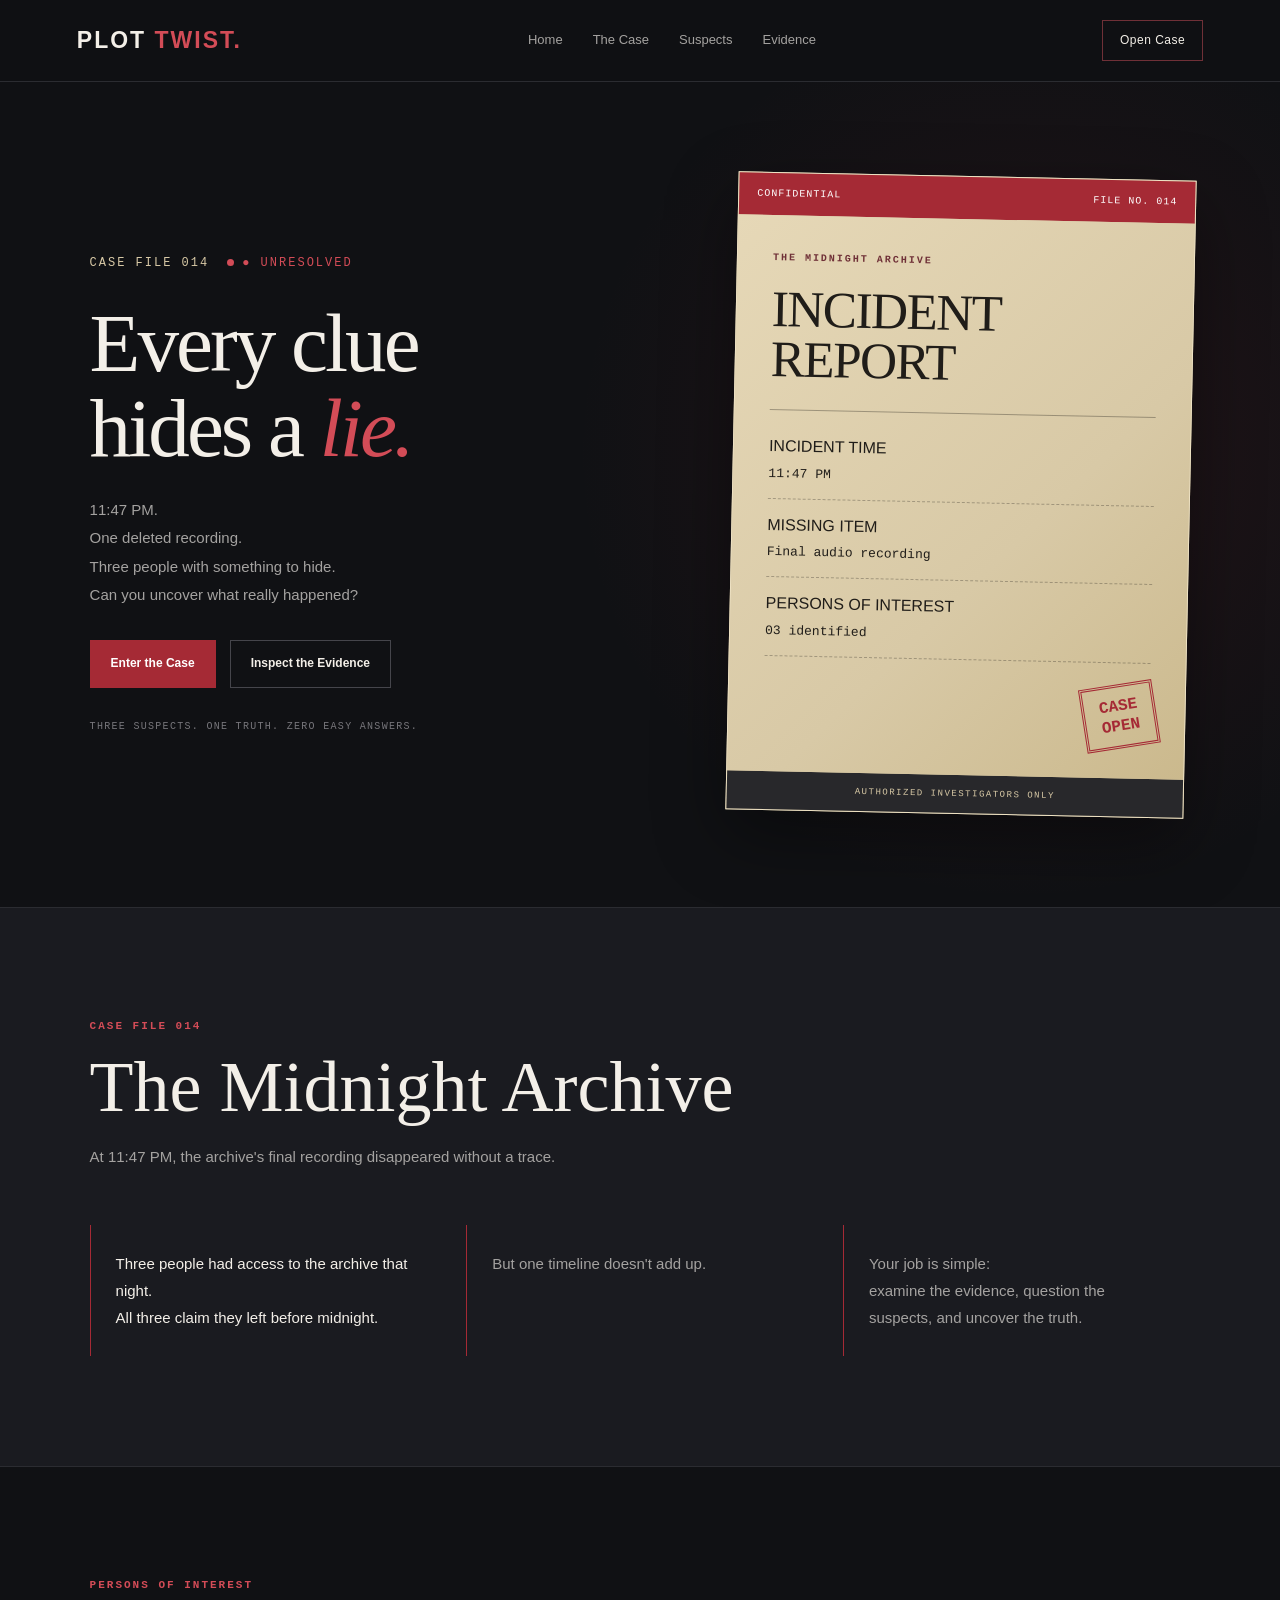
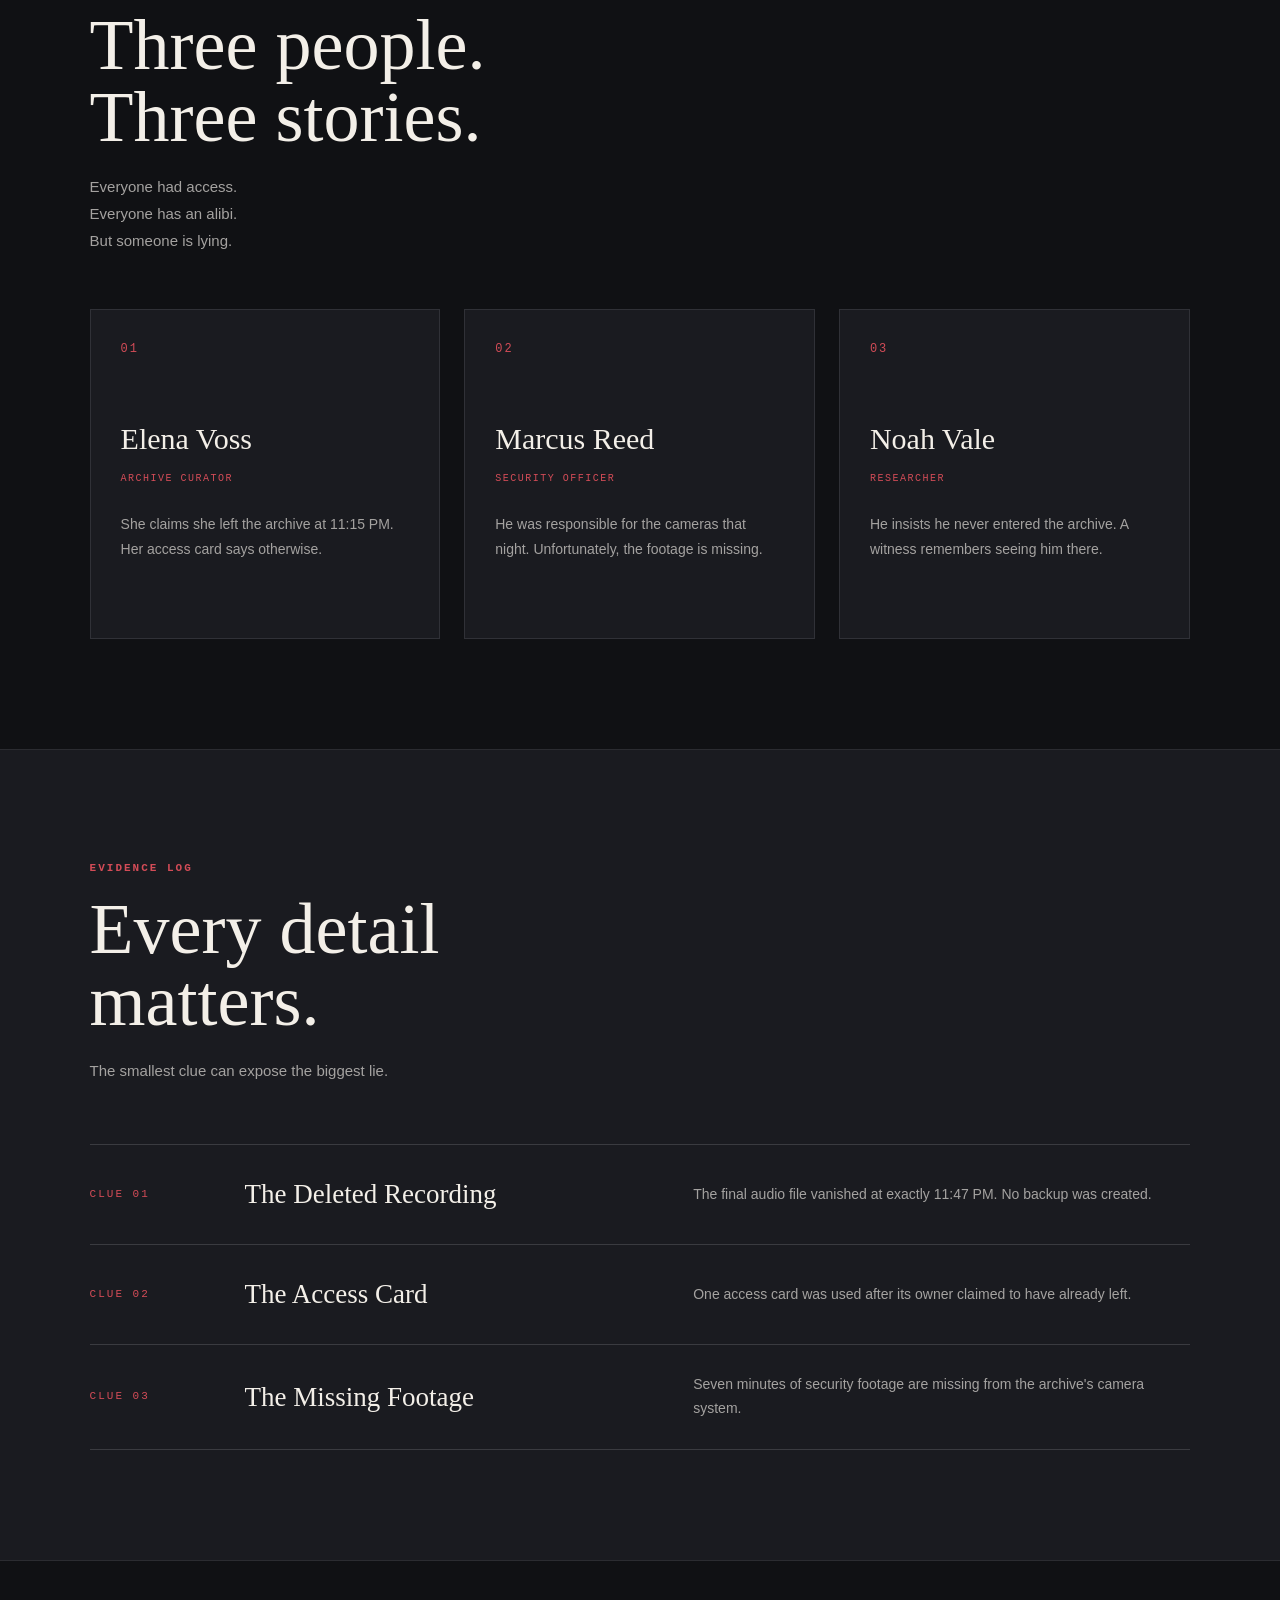
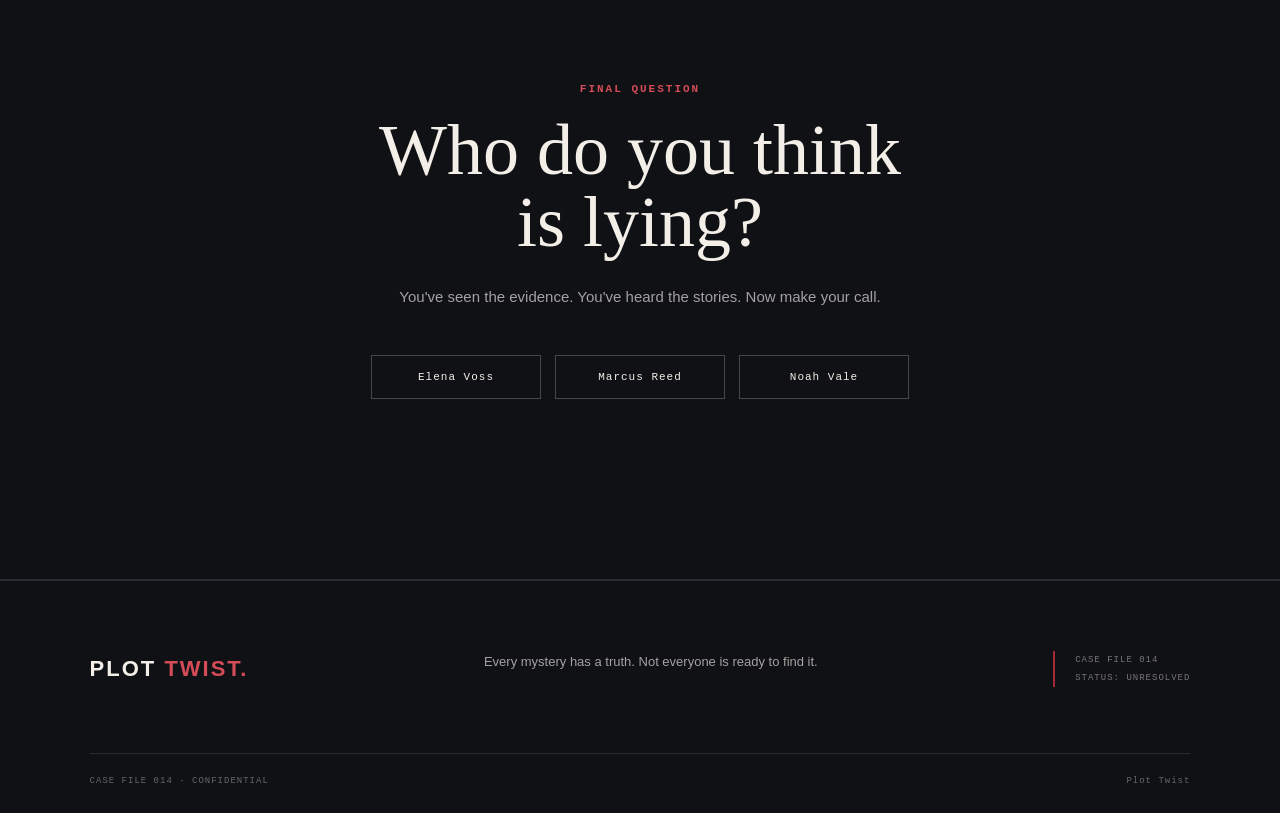
<file: WebDev-L1-LandingPage/index.html>
<!DOCTYPE html>
<html lang="en">
<head>
    <meta charset="UTF-8">
    <meta name="viewport" content="width=device-width, initial-scale=1.0">
    <meta name="description"
          content="Enter the mystery. Examine the suspects. Discover the truth.">
    <title>Plot Twist | Enter the Mystery</title>
    <link rel="stylesheet" href="style.css">
</head>
<body>
    <header class="site-header">
        <a href="#home" class="brand">
            PLOT <span>TWIST.</span>
        </a>
        <nav class="nav-links" aria-label="Main navigation">
            <a href="#home">Home</a>
            <a href="#case-file">The Case</a>
            <a href="#suspects">Suspects</a>
            <a href="#evidence">Evidence</a>
        </nav>
        <a href="#case-file" class="header-cta">
            Open Case 
        </a>
    </header>
    <main>
        <section class="hero" id="home">
            <div class="hero-content">
                <p class="case-label">
                    CASE FILE 014
                    <span>● UNRESOLVED</span>
                </p>
                <h1>
                    Every clue<br>
                    hides a <span>lie.</span>
                </h1>
                <p class="hero-description">
                    11:47 PM. <br>
                    One deleted recording.<br>
                    Three people with something to hide.<br>
                    Can you uncover what really happened?
                </p>
                <div class="hero-actions">
                    <a href="#case-file" class="primary-button">
                        Enter the Case 
                    </a>
                    <a href="#evidence" class="secondary-button">
                        Inspect the Evidence
                    </a>
                </div>
                <p class="hero-note">
                    THREE SUSPECTS. ONE TRUTH. ZERO EASY ANSWERS.
                </p>
            </div>
            <div class="case-visual" aria-label="Preview of the fictional case file">
                <div class="file-header">
                    <span>CONFIDENTIAL</span>
                    <span>FILE NO. 014</span>
                </div>
                <div class="file-content">
                    <p class="file-overline">THE MIDNIGHT ARCHIVE</p>
                    <h2>INCIDENT<br>REPORT</h2>
                    <div class="file-divider"></div>
                    <p class="file-detail">
                        INCIDENT TIME
                        <strong> 11:47 PM</strong>
                    </p>
                    <p class="file-detail">
                        MISSING ITEM
                        <strong>Final audio recording</strong>
                    </p>
                    <p class="file-detail">
                        PERSONS OF INTEREST
                        <strong>03 identified</strong>
                    </p>
                    <div class="file-stamp">
                        CASE<br>OPEN
                    </div>
                </div>
                <p class="file-footer">
                    AUTHORIZED INVESTIGATORS ONLY
                </p>
            </div>
        </section>
        <section class="case-section" id="case-file">
    <div class="section-heading">
        <p class="section-label">CASE FILE 014</p>
        <h2>The Midnight Archive</h2>
        <p>
            At 11:47 PM, the archive's final recording
            disappeared without a trace.
        </p>
    </div>
    <div class="case-story">
        <p>
            Three people had access to the archive that night.<br>
            All three claim they left before midnight.</p>
        <p>
            But one timeline doesn't add up.
        </p>
        <p>
            Your job is simple:<br>
            examine the evidence, question the suspects,
            and uncover the truth.
        </p>
    </div>
</section>
<section class="suspects-section" id="suspects">
    <div class="section-heading">
        <p class="section-label">PERSONS OF INTEREST</p>
        <h2>Three people.<br>Three stories.</h2>
        <p>
            Everyone had access.<br>
            Everyone has an alibi.<br>But someone is lying.
        </p>
    </div>
    <div class="suspect-grid">
        <article class="suspect-card">
            <p class="suspect-number">01</p>
            <h3>Elena Voss</h3>
            <p class="suspect-role">ARCHIVE CURATOR</p>
            <p>
                She claims she left the archive at 11:15 PM.
                Her access card says otherwise.
            </p>
        </article>
        <article class="suspect-card">
            <p class="suspect-number">02</p>
            <h3>Marcus Reed</h3>
            <p class="suspect-role">SECURITY OFFICER</p>
            <p>
                He was responsible for the cameras that night.
                Unfortunately, the footage is missing.
            </p>
        </article>
        <article class="suspect-card">
            <p class="suspect-number">03</p>
            <h3>Noah Vale</h3>
            <p class="suspect-role">RESEARCHER</p>
            <p>
                He insists he never entered the archive.
                A witness remembers seeing him there.
            </p>
        </article>
    </div>
</section>
<section class="evidence-section" id="evidence">
    <div class="section-heading">
        <p class="section-label">EVIDENCE LOG</p>
        <h2>Every detail<br>matters.</h2>
        <p>
            The smallest clue can expose the biggest lie.
        </p>
    </div>
    <div class="evidence-grid">
        <article class="evidence-card">
            <span class="evidence-number">CLUE 01</span>
            <h3>The Deleted Recording</h3>
            <p>
                The final audio file vanished at exactly 11:47 PM.
                No backup was created.
            </p>
        </article>
        <article class="evidence-card">
            <span class="evidence-number">CLUE 02</span>
            <h3>The Access Card</h3>
            <p>
                One access card was used after its owner
                claimed to have already left.
            </p>
        </article>
        <article class="evidence-card">
            <span class="evidence-number">CLUE 03</span>
            <h3>The Missing Footage</h3>
            <p>
                Seven minutes of security footage are missing from the archive's camera system.
            </p>
        </article>
    </div>
</section>
<section class="guess-section" id="guess">
    <div class="guess-content">
        <p class="section-label">FINAL QUESTION</p>
        <h2>Who do you think<br>is lying?</h2>
        <p>
            You've seen the evidence.
            You've heard the stories.
            Now make your call.
        </p>
        <div class="guess-options">
            <button class="guess-button" data-suspect="Elena Voss">
                Elena Voss
            </button>
            <button class="guess-button" data-suspect="Marcus Reed">
                Marcus Reed
            </button>
            <button class="guess-button" data-suspect="Noah Vale">
                Noah Vale
            </button>
        </div>
        <p class="guess-result" id="guess-result"></p>
    </div>
</section>
    </main>
<footer class="site-footer">
    <div class="footer-brand">
        <p class="brand-name">PLOT <span>TWIST.</span></p>
        <p>
            Every mystery has a truth.
            Not everyone is ready to find it.
        </p>
    </div>
    <div class="footer-bottom">
        <p>CASE FILE 014 · CONFIDENTIAL</p>
        <p> Plot Twist</p>
    </div>
</footer>
</body>
</html>
</file>
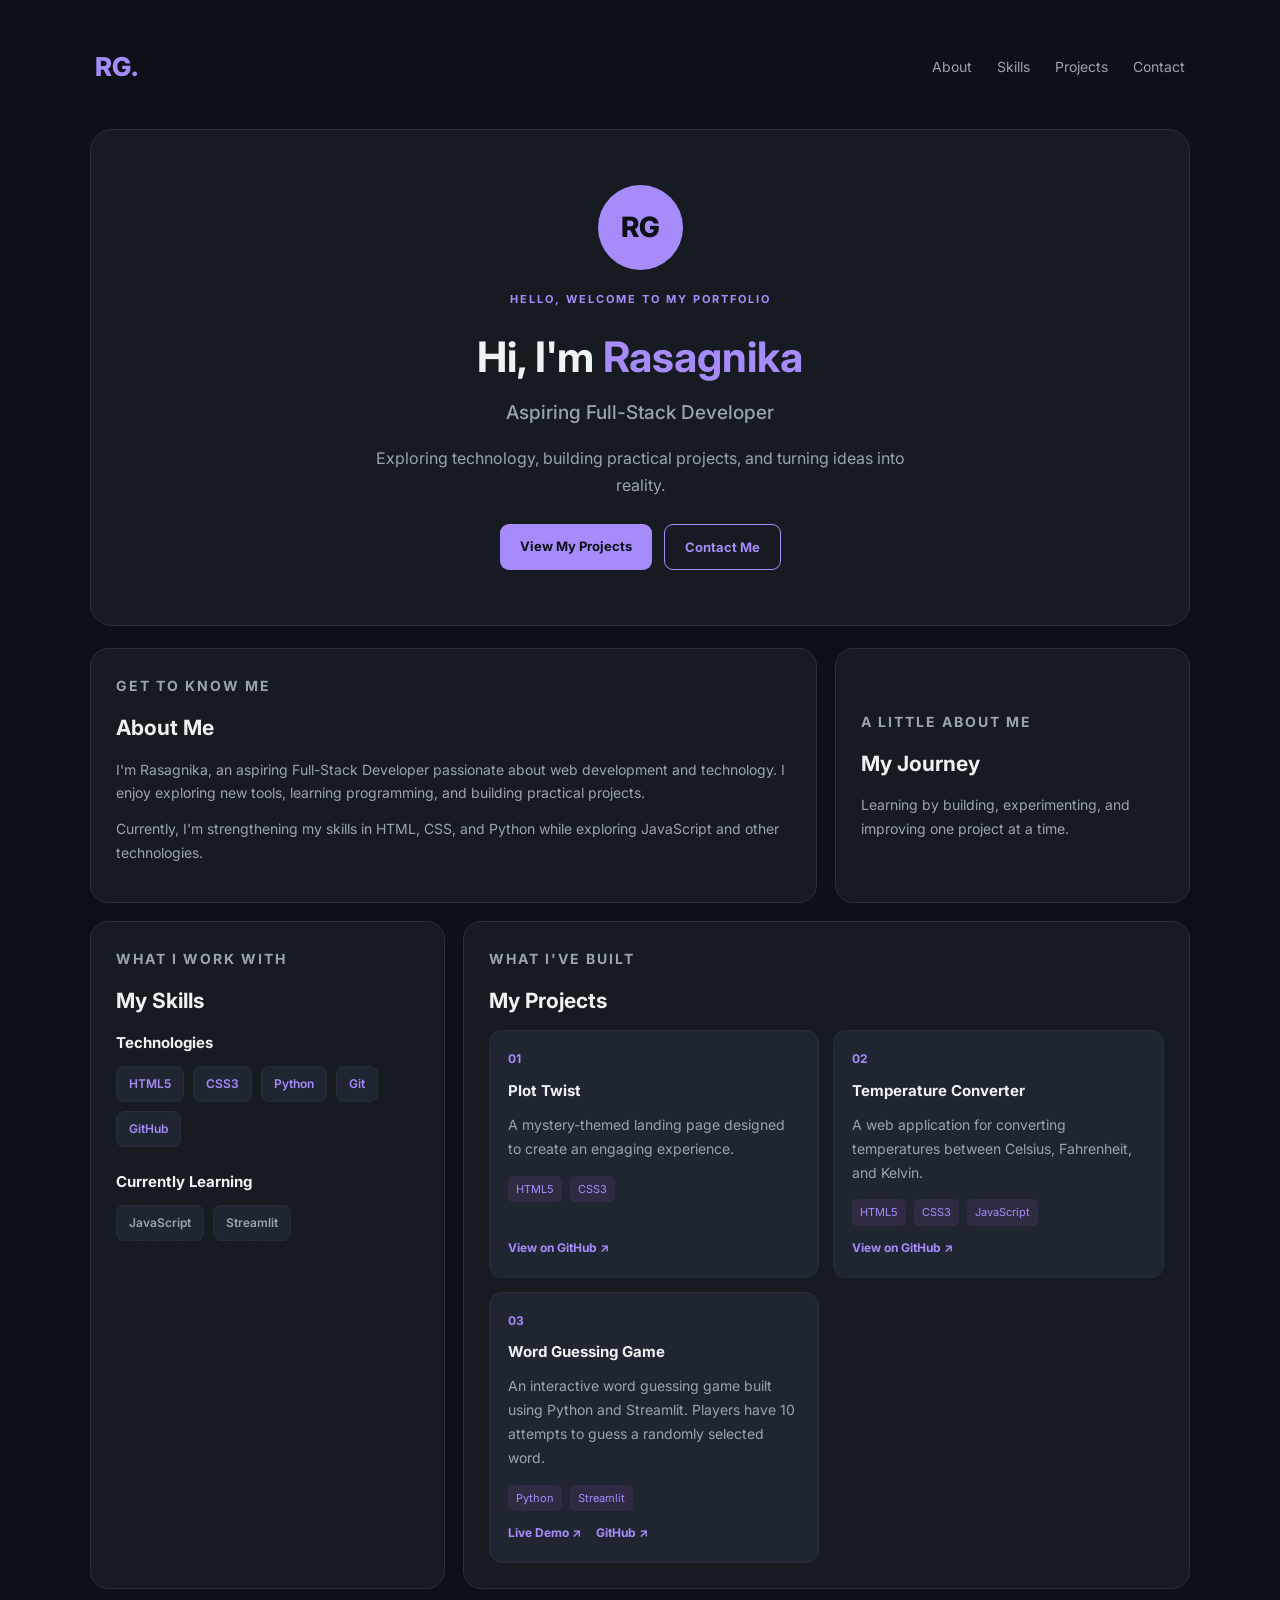
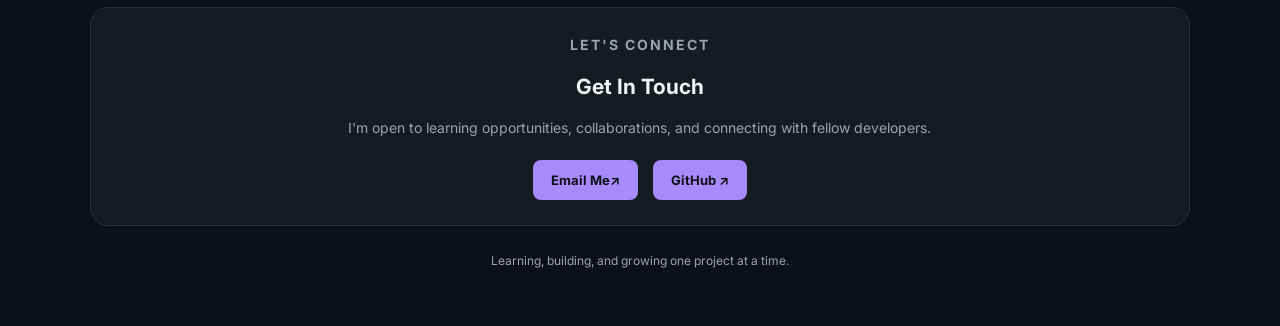
<file: WebDev-L1-PersonalPortfolio/index.html>
<!DOCTYPE html>
<html lang="en">
<head>
    <meta charset="UTF-8">
    <meta name="viewport" content="width=device-width, initial-scale=1.0">
    <title>Rasagnika | Developer Portfolio</title>
    <meta name="description" content="Rasagnika's personal developer portfolio showcasing skills and projects.">
    <link rel="preconnect" href="https://fonts.googleapis.com">
    <link rel="preconnect" href="https://fonts.gstatic.com" crossorigin>
    <link href="https://fonts.googleapis.com/css2?family=Inter:wght@400;500;600;700;800&display=swap" rel="stylesheet">
    <link rel="stylesheet" href="style.css">
</head>
<body>
    <div class="container">
        <nav class="navbar">
            <a href="#" class="logo">RG.</a>
            <div class="nav-links">
                <a href="#about">About</a>
                <a href="#skills">Skills</a>
                <a href="#projects">Projects</a>
                <a href="#contact">Contact</a>
            </div>
        </nav>
        <header class="hero">
            <div class="avatar">RG</div>
            <p class="greeting">HELLO, WELCOME TO MY PORTFOLIO</p>
            <h1>Hi, I'm <span>Rasagnika</span></h1>
            <h2>Aspiring Full-Stack Developer</h2>
            <p class="hero-description">
                Exploring technology, building practical projects,
                and turning ideas into reality.
            </p>
            <div class="hero-buttons">
                <a href="#projects" class="btn">View My Projects</a>
                <a href="#contact" class="btn secondary-btn">Contact Me</a>
            </div>
        </header>
        <main class="bento-grid">
            <section id="about" class="card about-card">
                <p class="section-label">GET TO KNOW ME</p>
                <h2>About Me</h2>
                <p>
                    I'm Rasagnika, an aspiring Full-Stack Developer
                    passionate about web development and technology.
                    I enjoy exploring new tools, learning programming,
                    and building practical projects.
                </p>
                <p>
                    Currently, I'm strengthening my skills in HTML,
                    CSS, and Python while exploring JavaScript and
                    other technologies.
                </p>
            </section>
            <section class="card info-card">
                <p class="section-label">A LITTLE ABOUT ME</p>
                <h2>My Journey</h2>
                <p>
                    Learning by building, experimenting, and
                    improving one project at a time.
                </p>
            </section>
            <section id="skills" class="card skills-card">
                <p class="section-label">WHAT I WORK WITH</p>
                <h2>My Skills</h2>
                <h3>Technologies</h3>
                <div class="skills-grid">
                    <span class="skill">HTML5</span>
                    <span class="skill">CSS3</span>
                    <span class="skill">Python</span>
                    <span class="skill">Git</span>
                    <span class="skill">GitHub</span>
                </div>
                <h3 class="learning-title">Currently Learning</h3>
                <div class="skills-grid">
                    <span class="skill learning">JavaScript</span>
                    <span class="skill learning">Streamlit</span>
                </div>
            </section>
            <section id="projects" class="card projects-card">
                <p class="section-label">WHAT I'VE BUILT</p>
                <h2>My Projects</h2>
                <div class="project-list">
                    <article class="project-item">
                        <span class="project-number">01</span>
                        <h3>Plot Twist</h3>
                        <p>
                            A mystery-themed landing page designed
                            to create an engaging experience.
                        </p>
                        <div class="project-tags">
                            <span>HTML5</span>
                            <span>CSS3</span>
                        </div>
                        <div class="project-links">
                          <a href="https://github.com/Rasagnika-GR/OIBSIP/tree/main/WebDev-L1-LandingPage"target="_blank" rel="noopener noreferrer">View on GitHub ↗</a>
                        </div>
                    </article>
                    <article class="project-item">
                        <span class="project-number">02</span>
                        <h3>Temperature Converter</h3>
                        <p>
                            A web application for converting
                            temperatures between Celsius,
                            Fahrenheit, and Kelvin.
                        </p>
                        <div class="project-tags">
                        <span>HTML5</span>
                        <span>CSS3</span>
                        <span>JavaScript</span>
                        </div>
                        <div class="project-links">
                            <a href="https://github.com/Rasagnika-GR/OIBSIP/tree/main/WebDev-L1-TemperatureConverter"target="_blank" rel="noopener noreferrer">View on GitHub ↗</a>
                        </div>
                    </article>
                    <article class="project-item">
                        <span class="project-number">03</span>
                        <h3>Word Guessing Game</h3>
                        <p>
                            An interactive word guessing game
                            built using Python and Streamlit.
                            Players have 10 attempts to guess
                            a randomly selected word.
                        </p>
                        <div class="project-tags">
                            <span>Python</span>
                            <span>Streamlit</span>
                        </div>
                        <div class="project-links">
                            <a href="https://rasagnika-gr-word-guessing-game-app-dpvjjn.streamlit.app/"
                               target="_blank" rel="noopener noreferrer">
                                Live Demo ↗
                            </a>
                            <a href="https://github.com/Rasagnika-GR/Word-Guessing-Game"
                               target="_blank" rel="noopener noreferrer">
                                GitHub ↗
                            </a>
                        </div>
                    </article>
                </div>
            </section>
            <section id="contact" class="card contact-card">
                <p class="section-label">LET'S CONNECT</p>
                <h2>Get In Touch</h2>
                <p>
                    I'm open to learning opportunities,
                    collaborations, and connecting with
                    fellow developers.
                </p>
                <div class="contact-links">
                    <a  href="https://mail.google.com/mail/?view=cm&fs=1&to=rasagnikaa@gmail.com"target="_blank" rel="noopener noreferrer">Email Me↗</a>
                    <a href="https://github.com/Rasagnika-GR"target="_blank" rel="noopener noreferrer">GitHub ↗</a>
                </div>
            </section>
        </main>
    <footer>
    <p>Learning, building, and growing one project at a time.</p>
</footer>
    </div>
</body>
</html>
</file>
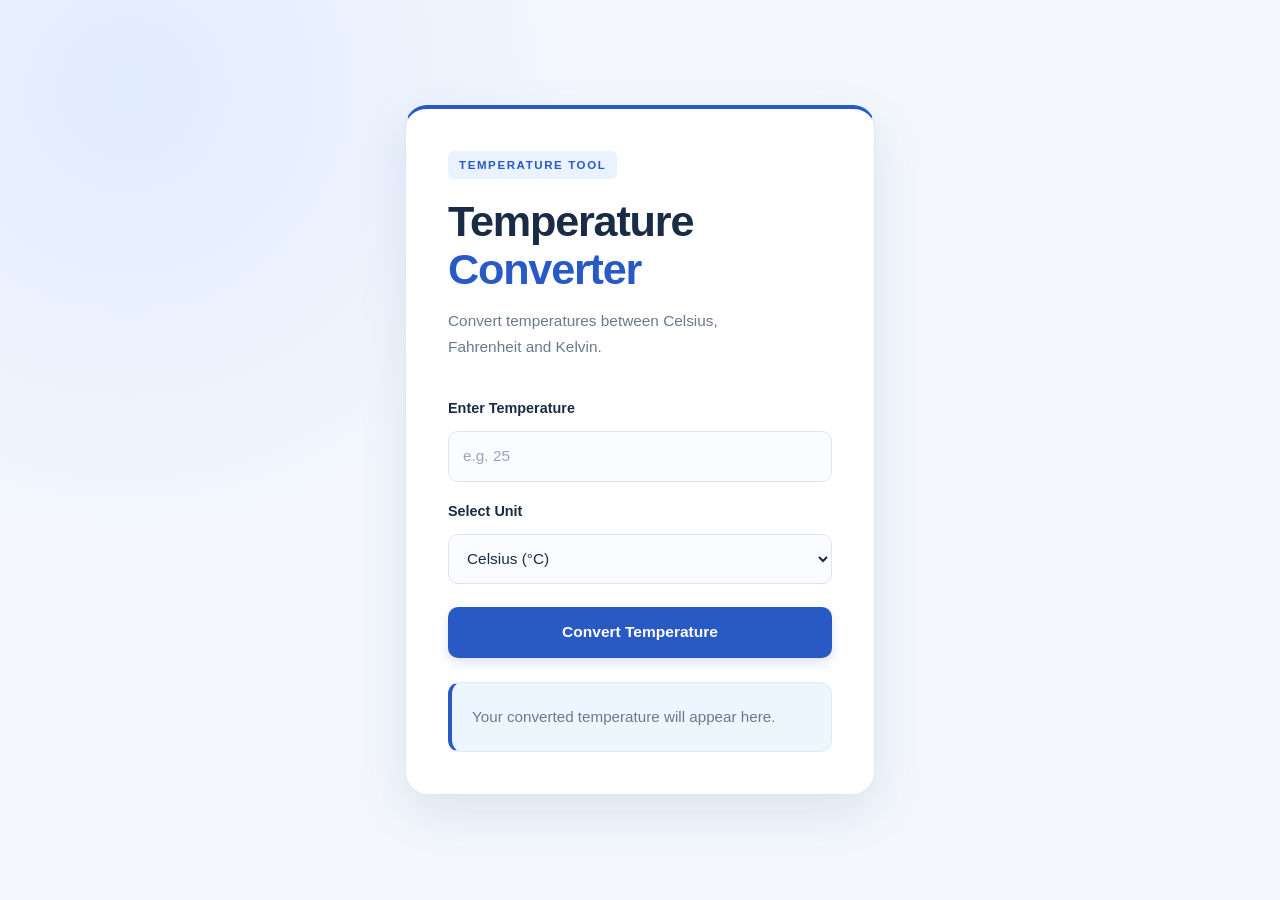
<file: WebDev-L1-TemperatureConverter/index.html>
<!DOCTYPE html>
<html lang="en">

<head>
    <meta charset="UTF-8">

    <meta name="viewport" content="width=device-width, initial-scale=1.0">

    <meta name="description"
          content="A simple temperature converter for Celsius, Fahrenheit and Kelvin.">

    <title>Temperature Converter</title>

    <link rel="stylesheet" href="style.css">
</head>

<body>

    <main class="converter">

        <section class="converter-card">

            <p class="label">TEMPERATURE TOOL</p>

            <h1>Temperature<br><span>Converter</span></h1>

            <p class="description">
                Convert temperatures between Celsius, Fahrenheit and Kelvin.
            </p>

            <div class="converter-form">

                <label for="temperature">Enter Temperature</label>

                <input
                    type="number"
                    id="temperature"
                    placeholder="e.g. 25"
                    step="any"
                >

                <label for="unit">Select Unit</label>

                <select id="unit">
                    <option value="celsius">Celsius (°C)</option>
                    <option value="fahrenheit">Fahrenheit (°F)</option>
                    <option value="kelvin">Kelvin (K)</option>
                </select>

                <button id="convert-button">
                    Convert Temperature
                </button>

            </div>
<div class="result" id="result" role="status" aria-live="polite">Your converted temperature will appear here.</div>

        </section>

    </main>

    <script src="script.js"></script>

</body>

</html>
</file>
<file: WebDev-L1-LandingPage/style.css>
:root {
    --background: #101114;
    --surface: #1a1b20;
    --red: #a52a35;
    --red-light: #d34c57;
    --paper: #d8c9a6;
    --text: #f3efe8;
    --muted: #a4a2a0;
}
* {
    margin: 0;
    padding: 0;
    box-sizing: border-box;
}
html {
    scroll-behavior: smooth;}
body {
    background: var(--background);
    color: var(--text);
    font-family: Arial, Helvetica, sans-serif;
    line-height: 1.6;}
a {
    color: inherit;
    text-decoration: none;}

.site-header {
    position: sticky;
    top: 0;
    z-index: 100;
    display: flex;
    align-items: center;
    justify-content: space-between;
    gap: 24px;
    padding: 20px clamp(20px, 6vw, 84px);
    background: rgba(16, 17, 20, 0.95);
    border-bottom: 1px solid #2b2c31;
}
.brand {
    font-size: 23px;
    font-weight: 800;
    letter-spacing: 2px;
    white-space: nowrap;}
.brand span {
    color: var(--red-light);}
.nav-links {
    display: flex;
    align-items: center;
    gap: 30px;}
.nav-links a {
    position: relative;
    color: var(--muted);
    font-size: 13px;
    transition: color 0.3s ease;}
.nav-links a::after {
    content: "";
    position: absolute;
    left: 0;
    bottom:-6px;
    width: 0;
    height: 2px;
    background: var(--red-light);
    transition: width 0.3s ease;}
.nav-links a:hover {
    color: var(--text);}
.nav-links a:hover::after {
    width: 100%;}
.header-cta {
    padding: 10px 17px;
    border: 1px solid #6f3037;
    color: var(--text);
    font-size: 12px;
    letter-spacing: 0.5px;
    white-space: nowrap;
    transition: background 0.3s ease;}
.header-cta:hover {
    background: var(--red);}

.hero {
    position: relative;
    isolation: isolate;
    max-width: 1500px;
    min-height: calc(100vh - 75px);
    margin: 0 auto;
    padding: 75px clamp(24px, 7vw, 100px);
    display: grid;
    grid-template-columns: minmax(0, 1.05fr) minmax(0, 0.85fr);
    align-items: center;
    gap: clamp(35px, 6vw, 85px);
    overflow: hidden;}
.hero::before {
    content: "";
    position: absolute;
    inset: 0;
    z-index: -1;
    background:
        radial-gradient(
            circle at 80% 45%,
            rgba(165, 42, 53, 0.13),
            transparent 40%
        );
}
.hero-content {
    max-width: 620px;
}

.case-label {
    display: flex;
    flex-wrap: wrap;
    align-items: center;
    gap: 18px;
    margin-bottom: 28px;
    color: var(--paper);
    font-family: "Courier New", monospace;
    font-size: 12px;
    letter-spacing: 2px;
}
.case-label span {
    color: var(--red-light);
}
.case-label span::before {
    content: "";
    display: inline-block;
    width: 7px;
    height: 7px;
    margin-right: 8px;
    border-radius: 50%;
    background: var(--red-light);
}
.hero h1 {
    margin-bottom: 25px;
    font-family: Georgia, "Times New Roman", serif;
    font-size: clamp(54px, 6.5vw, 88px);
    font-weight: normal;
    line-height: 1.02;
    letter-spacing: -3px;
}
.hero h1 span {
    color: var(--red-light);
    font-style: italic;
}
.hero-description {
    max-width: 480px;
    margin-bottom: 30px;
    color: var(--muted);
    font-size: 15px;
    line-height: 1.9;
}

.hero-actions {
    display: flex;
    flex-wrap: wrap;
    align-items: center;
    gap: 14px;
}
.primary-button,
.secondary-button {
    display: inline-flex;
    justify-content: center;
    align-items: center;
    min-height: 48px;
    padding: 13px 20px;
    font-size: 12px;
    font-weight: bold;
    transition:
        background 0.3s ease,
        border-color 0.3s ease,
        transform 0.3s ease;
}
.primary-button {
    background: var(--red);
    color: white;
    border: 1px solid var(--red);}
.primary-button:hover {
    background: #bf3542;
    border-color: #bf3542;
    transform: translateY(-2px);}
.secondary-button {
    border: 1px solid #45454b;
    color: var(--text);}
.secondary-button:hover {
    border-color: var(--red-light);
    transform: translateY(-2px);}
.hero-note {
    margin-top: 30px;
    color: #77767b;
    font-family: "Courier New", monospace;
    font-size: 10px;
    letter-spacing: 1.3px;
    line-height: 1.8;}

.case-visual {
    position: relative;
    width: 100%;
    max-width: 460px;
    justify-self: center;
    background: var(--paper);
    color: #201d19;
    border: 1px solid #eee2c4;
    box-shadow: 0 25px 70px rgba(0, 0, 0, 0.4);
    transform: rotate(1.2deg);
    transition: transform 0.4s ease;}
.case-visual:hover {
    transform: rotate(0deg) translateY(-4px);}

.file-header {
    display: flex;
    justify-content: space-between;
    gap: 12px;
    padding: 13px 18px;
    background: var(--red);
    color: white;
    font-family: "Courier New", monospace;
    font-size: 10px;
    letter-spacing: 1px;
}

.file-content {
    position: relative;
    min-height: 425px;
    padding: 35px;
    padding-bottom: 115px;
    background:
        linear-gradient(
            135deg,
            #e6d8b7,
            #d8c9a6 60%,
            #cbb98d
        );
}
.file-overline {
    margin-bottom: 18px;
    color: #6f3037;
    font-family: "Courier New", monospace;
    font-size: 10px;
    font-weight: bold;
    letter-spacing: 2px;
}
.file-content h2 {
    margin-bottom: 25px;
    font-family: Georgia, "Times New Roman", serif;
    font-size: clamp(38px, 4vw, 54px);
    font-weight: normal;
    line-height: 0.98;
    letter-spacing: -1.5px;
}
.file-divider {
    height: 1px;
    margin-bottom: 10px;
    background: rgba(32, 29, 25, 0.35);
}

.file-detail {
    display: flex;
    flex-direction: column;
    gap: 5px;
    padding: 13px 0;
    border-bottom: 1px dashed rgba(32, 29, 25, 0.3);
}
.file-detail > strong {
    font-family: "Courier New", monospace;
    font-size: 13px;
    font-weight: normal;
}
.file-stamp {
    position: absolute;
    right: 28px;
    bottom: 30px;
    padding: 9px 15px;
    border: 3px double var(--red);
    color: var(--red);
    font-family: "Courier New", monospace;
    font-size: 16px;
    font-weight: bold;
    line-height: 1.25;
    text-align: center;
    transform: rotate(-10deg);
}

.file-footer {
    padding: 12px;
    background: #28282b;
    color: var(--paper);
    font-family: "Courier New", monospace;
    font-size: 9px;
    letter-spacing: 1.5px;
    text-align: center;
}

@media (max-width: 900px) {
    .site-header {
        flex-wrap: wrap;
        gap: 16px;
    }
    .nav-links {
        order: 3;
        width: 100%;
        justify-content: center;
        gap: 24px;
    }
    .hero {
        min-height: auto;
        grid-template-columns: minmax(0, 1fr);
        gap: 55px;
        padding-top: 65px;
        padding-bottom: 75px;
    }
    .hero-content {
        max-width: 650px;
    }
    .hero h1 {
        font-size: clamp(56px, 10vw, 78px);
    }
    .case-visual {
        max-width: 500px;
        width: 100%;
    }
}
@media (max-width: 480px) {
    .site-header {
        padding: 16px 18px;
        gap: 14px;
    }
    .brand {
        font-size: 20px;
    }
    .header-cta {
        padding: 9px 11px;
        font-size: 10px;
    }
    .nav-links {
        justify-content: space-between;
        gap: 10px;
    }
    .nav-links a {
        font-size: 11px;
    }
    .hero {
        padding: 45px 20px 60px;
        gap: 40px;
    }
    .case-label {
        gap: 10px;
        font-size: 10px;
        letter-spacing: 1px;
    }
    .hero h1 {
        font-size: clamp(48px, 13vw, 62px);
        letter-spacing: -2px;
    }
    .hero-description {
        font-size: 14px;
    }
    .hero-actions {
        align-items: stretch;
        flex-direction: column;
    }
    .primary-button,
    .secondary-button {
        width: 100%;
    }
    .file-content {
        min-height: 395px;
        padding: 25px;
        padding-bottom: 105px;
    }
    .file-content h2 {
        font-size: 43px;
    }
    .file-header {
        padding: 12px;
        font-size: 9px;
    }
    .file-stamp {
        right: 20px;
        bottom: 24px;
    }
    .guess-options {
    flex-direction: column;
}
.guess-button {
    width: 100%;
}
}

.case-section {
    padding: 110px clamp(24px, 7vw, 100px);

    background: var(--surface);

    border-top: 1px solid #2b2c31;
    border-bottom: 1px solid #2b2c31;
}

.section-heading {
    max-width: 700px;
    margin-bottom: 55px;
}

.section-label {
    margin-bottom: 15px;

    color: var(--red-light);

    font-family: "Courier New", monospace;
    font-size: 11px;
    font-weight: bold;
    letter-spacing: 2px;
}

.section-heading h2 {
    margin-bottom: 20px;

    font-family: Georgia, "Times New Roman", serif;
    font-size: clamp(42px, 6vw, 72px);
    font-weight: normal;
    line-height: 1;
}

.section-heading > p:last-child {
    max-width: 560px;

    color: var(--muted);
    font-size: 15px;
    line-height: 1.8;
}

.case-story {
    display: grid;
    grid-template-columns: repeat(3, 1fr);
    gap: 30px;

    max-width: 1100px;
}

.case-story p {
    padding: 25px;

    border-left: 1px solid var(--red);

    color: var(--muted);
    font-size: 15px;
    line-height: 1.8;
}

.case-story p:first-child {
    color: var(--text);
}


.suspects-section {
    padding: 110px clamp(24px, 7vw, 100px);

    background: var(--background);

    border-bottom: 1px solid #2b2c31;
}

.suspect-grid {
    display: grid;
    grid-template-columns: repeat(3, 1fr);
    gap: 24px;

    max-width: 1100px;
}

.suspect-card {
    position: relative;

    min-height: 330px;
    padding: 30px;

    background: var(--surface);
    border: 1px solid #303137;

    transition:
        transform 0.3s ease,
        border-color 0.3s ease;
}

.suspect-card:hover {
    transform: translateY(-6px);
    border-color: var(--red);
}

.suspect-number {
    margin-bottom: 55px;

    color: var(--red-light);

    font-family: "Courier New", monospace;
    font-size: 12px;
    letter-spacing: 2px;
}

.suspect-card h3 {
    margin-bottom: 8px;

    font-family: Georgia, "Times New Roman", serif;
    font-size: 30px;
    font-weight: normal;
}

.suspect-role {
    margin-bottom: 25px;

    color: var(--red-light);

    font-family: "Courier New", monospace;
    font-size: 10px;
    letter-spacing: 1.5px;
}

.suspect-card > p:last-child {
    color: var(--muted);
    font-size: 14px;
    line-height: 1.8;
}

.evidence-section {
    padding: 110px clamp(24px, 7vw, 100px);

    background: var(--surface);

    border-bottom: 1px solid #2b2c31;
}

.evidence-grid {
    max-width: 1100px;
    margin-top: 60px;
}

.evidence-card {
    display: grid;
    grid-template-columns: 120px 1fr 1.2fr;
    align-items: center;
    gap: 35px;
    padding: 28px 0;
    border-top: 1px solid #3a3b40;
    transition: all 0.3s ease;
}

.evidence-card:last-child {
    border-bottom: 1px solid #3a3b40;
}

.evidence-card:hover {
    padding-left: 15px;
    border-color: var(--red);
}

.evidence-number {
    color: var(--red-light);

    font-family: "Courier New", monospace;
    font-size: 11px;
    letter-spacing: 2px;
}

.evidence-card h3 {
    font-family: Georgia, "Times New Roman", serif;
    font-size: 27px;
    font-weight: normal;
}

.evidence-card p {
    color: var(--muted);
    font-size: 14px;
    line-height: 1.7;
}


.site-footer {
    padding: 70px clamp(24px, 7vw, 100px) 25px;

    background: var(--background);

    border-top: 1px solid #2b2c31;
}

.footer-brand {
    display: flex;
    justify-content: space-between;
    align-items: flex-start;
    gap: 40px;

    padding-bottom: 55px;
}

.brand-name {
    margin-bottom: 12px;

    font-size: 22px;
    font-weight: bold;
    letter-spacing: 2px;
}

.brand-name span {
    color: var(--red-light);
}

.footer-brand > p:last-child {
    max-width: 400px;

    color: var(--muted);
    font-size: 13px;
    line-height: 1.7;
}

.footer-brand::after {
    content: "CASE FILE 014\A STATUS: UNRESOLVED";

    white-space: pre;

    padding-left: 20px;

    border-left: 2px solid var(--red);

    color: #77767b;

    font-family: "Courier New", monospace;
    font-size: 9px;
    line-height: 2;
    letter-spacing: 1px;
}

.footer-bottom {
    display: flex;
    justify-content: space-between;
    gap: 20px;

    padding-top: 20px;

    border-top: 1px solid #292a2e;

    color: #66676b;

    font-family: "Courier New", monospace;
    font-size: 9px;
    letter-spacing: 1px;
}


@media (max-width: 900px) {

    /* CASE */

    .case-story {
        grid-template-columns: 1fr;
        gap: 0;
    }

    .case-story p {
        border-left: none;
        border-top: 1px solid var(--red);
    }

    .case-story p:last-child {
        border-bottom: 1px solid var(--red);
    }

    /* SUSPECTS */

    .suspect-grid {
        grid-template-columns: 1fr;
    }

    .suspect-card {
        min-height: auto;
    }

    /* EVIDENCE */

    .evidence-card {
        grid-template-columns: 90px 1fr;
        gap: 20px;
    }
    .evidence-card p {
        grid-column: 2;
    }
    /* FOOTER */
    .footer-brand {
        flex-direction: column;
    }

}


.guess-section {
    padding: 120px clamp(24px, 7vw, 100px);

    background: var(--background);

    border-bottom: 1px solid #2b2c31;
}

.guess-content {
    max-width: 850px;
    margin: 0 auto;

    text-align: center;
}

.guess-content h2 {
    margin-bottom: 25px;

    font-family: Georgia, "Times New Roman", serif;
    font-size: clamp(45px, 6vw, 72px);
    font-weight: normal;
    line-height: 1;
}

.guess-content > p:not(.section-label):not(.guess-result) {
    max-width: 500px;
    margin: 0 auto 45px;

    color: var(--muted);
    font-size: 15px;
    line-height: 1.8;
}

.guess-options {
    display: flex;
    justify-content: center;
    flex-wrap: wrap;
    gap: 14px;
}

.guess-button {
    min-width: 170px;
    padding: 15px 22px;

    background: transparent;
    border: 1px solid #45454b;

    color: var(--text);

    font-family: "Courier New", monospace;
    font-size: 11px;
    letter-spacing: 1px;

    cursor: pointer;

    transition:
        background 0.3s ease,
        border-color 0.3s ease,
        transform 0.3s ease;
}

.guess-button:hover {
    background: var(--red);
    border-color: var(--red);
    transform: translateY(-3px);
}

.guess-result {
    min-height: 25px;
    margin-top: 35px;

    color: var(--red-light);

    font-family: "Courier New", monospace;
    font-size: 12px;
    letter-spacing: 1px;
}
section[id] {
    scroll-margin-top: 90px;
}
</file>
<file: WebDev-L1-PersonalPortfolio/style.css>
/* =========================
   1. GLOBAL STYLES
========================= */

:root {
    --background: #0d1117;
    --card: #161b22;
    --card-hover: #202631;
    --text: #f0f2f5;
    --muted: #9ba3af;
    --accent: #a78bfa;
    --border: #292f3a;
}

* {
    margin: 0;
    padding: 0;
    box-sizing: border-box;
}

html {
    scroll-behavior: smooth;
}

body {
    font-family: 'Inter', sans-serif;
    background: var(--background);
    color: var(--text);
    line-height: 1.7;
    padding: 30px 20px;
}

a {
    text-decoration: none;
    color: inherit;
}

.container {
    max-width: 1100px;
    margin: auto;
}


/* =========================
   2. NAVIGATION
========================= */

.navbar {
    display: flex;
    justify-content: space-between;
    align-items: center;
    padding: 15px 5px;
    margin-bottom: 25px;
}

.logo {
    font-size: 26px;
    font-weight: 800;
    color: var(--accent);
}

.nav-links {
    display: flex;
    gap: 25px;
}

.nav-links a {
    color: var(--muted);
    font-size: 14px;
    transition: 0.3s;
}

.nav-links a:hover {
    color: var(--accent);
}


/* =========================
   3. HERO SECTION
========================= */

.hero {
    background: var(--card);
    border: 1px solid var(--border);
    border-radius: 22px;
    padding: 55px 25px;
    text-align: center;
    margin-bottom: 22px;
}

.avatar {
    width: 85px;
    height: 85px;
    background: var(--accent);
    color: #0d1117;
    border-radius: 50%;

    display: flex;
    justify-content: center;
    align-items: center;

    font-size: 28px;
    font-weight: 800;
    margin: 0 auto 20px;
}

.greeting,
.section-label {
    color: var(--accent);
    font-size: 11px;
    font-weight: 700;
    letter-spacing: 2px;
    margin-bottom: 12px;
}

.hero h1 {
    font-size: 42px;
    margin-bottom: 5px;
}

.hero h1 span {
    color: var(--accent);
}

.hero h2 {
    font-size: 19px;
    font-weight: 500;
    color: var(--muted);
}

.hero-description {
    max-width: 550px;
    margin: 15px auto 25px;
    color: var(--muted);
}

.hero-buttons {
    display: flex;
    justify-content: center;
    gap: 12px;
    flex-wrap: wrap;
}

.btn {
    display: inline-block;
    background: var(--accent);
    color: #0d1117;
    padding: 11px 20px;
    border-radius: 9px;
    font-weight: 700;
    font-size: 13px;
    transition: 0.3s;
}

.btn:hover {
    transform: translateY(-3px);
    background: #c4b5fd;
}

.secondary-btn {
    background: transparent;
    color: var(--accent);
    border: 1px solid var(--accent);
}


/* =========================
   4. BENTO GRID
========================= */

.bento-grid {
    display: grid;
    grid-template-columns: repeat(3, 1fr);
    gap: 18px;
}

.card {
    background: var(--card);
    border: 1px solid var(--border);
    border-radius: 18px;
    padding: 25px;
    transition: 0.3s;
}

.card:hover {
    border-color: var(--accent);
    transform: translateY(-4px);
}

.card h2 {
    font-size: 21px;
    margin-bottom: 12px;
}

.card p {
    color: var(--muted);
    font-size: 14px;
}

.card h3 {
    font-size: 15px;
    margin-bottom: 10px;
}


/* =========================
   5. ABOUT SECTION
========================= */

.about-card {
    grid-column: span 2;
}

.about-card p:not(.section-label) {
    margin-bottom: 12px;
}


/* =========================
   6. QUICK INFO
========================= */

.info-card {
    display: flex;
    flex-direction: column;
    justify-content: center;
}


/* =========================
   7. SKILLS SECTION
========================= */

.skills-card {
    grid-column: span 1;
}

.skills-grid {
    display: flex;
    flex-wrap: wrap;
    gap: 9px;
}

.skill {
    background: var(--card-hover);
    color: var(--accent);
    border: 1px solid var(--border);
    padding: 7px 12px;
    border-radius: 8px;
    font-size: 12px;
    font-weight: 600;
}

.skill.learning {
    border-style: dashed;
    color: var(--muted);
}

.learning-title {
    margin-top: 22px;
}


/* =========================
   8. PROJECT SECTION
========================= */

.projects-card {
    grid-column: span 2;
}

.project-list {
    display: grid;
    grid-template-columns: repeat(2, 1fr);
    gap: 14px;
}

.project-item {
    background: var(--card-hover);
    border: 1px solid var(--border);
    padding: 18px;
    border-radius: 13px;
    display: flex;
    flex-direction: column;
    transition: 0.3s;
}

.project-item:hover {
    border-color: var(--accent);
    transform: translateY(-4px);
}

.project-number {
    color: var(--accent);
    font-size: 12px;
    font-weight: 700;
}

.project-item h3 {
    margin-top: 8px;
}

.project-item p {
    margin-bottom: 15px;
}

.project-tags {
    display: flex;
    gap: 8px;
    margin-bottom: 12px;
}

.project-tags span {
    color: var(--accent);
    font-size: 11px;
    background: #302a43;
    padding: 4px 8px;
    border-radius: 5px;
}

.project-links {
    display: flex;
    gap: 15px;
    flex-wrap: wrap;
    margin-top: auto;
}

.project-links a {
    color: var(--accent);
    font-size: 12px;
    font-weight: 700;
}

.project-links a:hover {
    text-decoration: underline;
}


/* =========================
   9. CONTACT SECTION
========================= */

.contact-card {
    grid-column: 1 / -1;
    text-align: center;
}

.contact-links {
    display: flex;
    justify-content: center;
    gap: 15px;
    margin-top: 20px;
    flex-wrap: wrap;
}

.contact-links a {
    background: var(--accent);
    color: #0d1117;
    padding: 9px 18px;
    border-radius: 8px;
    font-size: 13px;
    font-weight: 700;
    transition: 0.3s;
}

.contact-links a:hover {
    background: #c4b5fd;
    transform: translateY(-3px);
}


/* =========================
   10. FOOTER
========================= */

footer {
    text-align: center;
    color: var(--muted);
    font-size: 12px;
    padding: 25px 10px;
}


/* =========================
   11. RESPONSIVE DESIGN
========================= */

@media (max-width: 768px) {

    body {
        padding: 20px 15px;
    }

    .bento-grid {
        grid-template-columns: repeat(2, 1fr);
    }

    .about-card,
    .projects-card {
        grid-column: span 2;
    }

    .hero h1 {
        font-size: 34px;
    }

}

@media (max-width: 500px) {

    .navbar {
        flex-direction: column;
        gap: 15px;
    }

    .nav-links {
        gap: 14px;
        flex-wrap: wrap;
        justify-content: center;
    }

    .bento-grid {
        grid-template-columns: 1fr;
    }

    .about-card,
    .projects-card,
    .contact-card {
        grid-column: span 1;
    }

    .project-list {
        grid-template-columns: 1fr;
    }

    .hero {
        padding: 40px 18px;
    }

    .hero h1 {
        font-size: 29px;
    }

    .hero h2 {
        font-size: 16px;
    }

    .card {
        padding: 20px;
    }
}
</file>
<file: WebDev-L1-TemperatureConverter/style.css>
:root {
    --primary: #2859c5;
    --primary-dark: #1c4196;
    --primary-light: #eaf1ff;
    --background: #f3f7fd;
    --surface: #ffffff;
    --text: #192b45;
    --text-muted: #687991;
    --border: #dce5f0;
    --success-bg: #edf6ff;
    --shadow: 0 18px 50px rgba(31, 64, 115, 0.10);
}

* {
    box-sizing: border-box;
    margin: 0;
    padding: 0;
}

html {
    scroll-behavior: smooth;
}

body {
    min-height: 100vh;
    min-height: 100svh;
    font-family: "Segoe UI", Tahoma, Geneva, Verdana, sans-serif;
    color: var(--text);
    background:
        radial-gradient(
            circle at 10% 10%,
            rgba(210, 226, 255, 0.55),
            transparent 32%
        ),
        var(--background);
    line-height: 1.6;
}


.converter {
    min-height: 100vh;
    min-height: 100svh;
    display: grid;
    place-items: center;
    padding: 32px 18px;
}



.converter-card {
    width: 100%;
    max-width: 470px;
    padding: clamp(25px, 5vw, 42px);
    background: var(--surface);
    border: 1px solid var(--border);
    border-top: 4px solid var(--primary);
    border-radius: 22px;
    box-shadow: var(--shadow);
}


.label {
    display: inline-block;
    margin-bottom: 18px;
    padding: 5px 11px;
    color: var(--primary);
    background: var(--primary-light);
    border-radius: 6px;
    font-size: 0.72rem;
    font-weight: 700;
    letter-spacing: 1.6px;
}


h1 {
    margin-bottom: 14px;
    font-size: clamp(2rem, 6vw, 2.7rem);
    font-weight: 750;
    line-height: 1.12;
    letter-spacing: -1.2px;
}

h1 span {
    color: var(--primary);
}

/* Description */

.description {
    max-width: 340px;
    margin-bottom: 30px;
    color: var(--text-muted);
    font-size: 0.96rem;
    line-height: 1.7;
}


.converter-form {
    display: grid;
    gap: 11px;
}

.converter-form label {
    margin-top: 7px;
    color: var(--text);
    font-size: 0.9rem;
    font-weight: 650;
}


.converter-form input,
.converter-form select {
    width: 100%;
    min-height: 50px;
    padding: 12px 14px;
    color: var(--text);
    background: #fbfcff;
    border: 1px solid var(--border);
    border-radius: 10px;
    font: inherit;
    font-size: 0.96rem;
    outline: none;
    transition:
        border-color 0.2s ease,
        box-shadow 0.2s ease,
        background-color 0.2s ease;
}

.converter-form input::placeholder {
    color: #99a6b8;
}

.converter-form input:focus,
.converter-form select:focus {
    background: #ffffff;
    border-color: var(--primary);
    box-shadow: 0 0 0 4px rgba(40, 89, 197, 0.12);
}

.converter-form select {
    cursor: pointer;
}


#convert-button {
    width: 100%;
    min-height: 51px;
    margin-top: 12px;
    padding: 13px 18px;
    color: #ffffff;
    background: var(--primary);
    border: none;
    border-radius: 10px;
    font: inherit;
    font-size: 0.97rem;
    font-weight: 650;
    cursor: pointer;
    box-shadow: 0 5px 12px rgba(40, 89, 197, 0.16);
    transition:
        background-color 0.2s ease,
        box-shadow 0.2s ease,
        transform 0.2s ease;
}

#convert-button:hover {
    background: var(--primary-dark);
    box-shadow: 0 7px 16px rgba(40, 89, 197, 0.23);
    transform: translateY(-1px);
}

#convert-button:active {
    transform: translateY(0);
}

#convert-button:focus-visible {
    outline: 3px solid #9bbaff;
    outline-offset: 3px;
}



.result {
    margin-top: 24px;
    padding: 20px;
    min-height: 70px;
    display: block;
    overflow-wrap: anywhere;
    color: var(--text-muted);
    background: var(--success-bg);
    border: 1px solid #dce8fc;
    border-left: 4px solid var(--primary);
    border-radius: 12px;
    font-size: 0.95rem;
    line-height: 1.9;
}

.result strong {
    display: block;
    margin-bottom: 8px;
    color: var(--text);
    font-size: 1rem;
}


@media (max-width: 480px) {
    .converter {
        padding: 20px 14px;
    }

    .converter-card {
        padding: 25px 21px;
        border-radius: 17px;
    }

    h1 {
        letter-spacing: -0.8px;
    }

    .description {
        margin-bottom: 23px;
        font-size: 0.91rem;
    }
}



@media (prefers-reduced-motion: reduce) {
    html {
        scroll-behavior: auto;
    }

    *,
    *::before,
    *::after {
        transition-duration: 0.01ms !important;
        animation-duration: 0.01ms !important;
        animation-iteration-count: 1 !important;
    }
}
</file>
